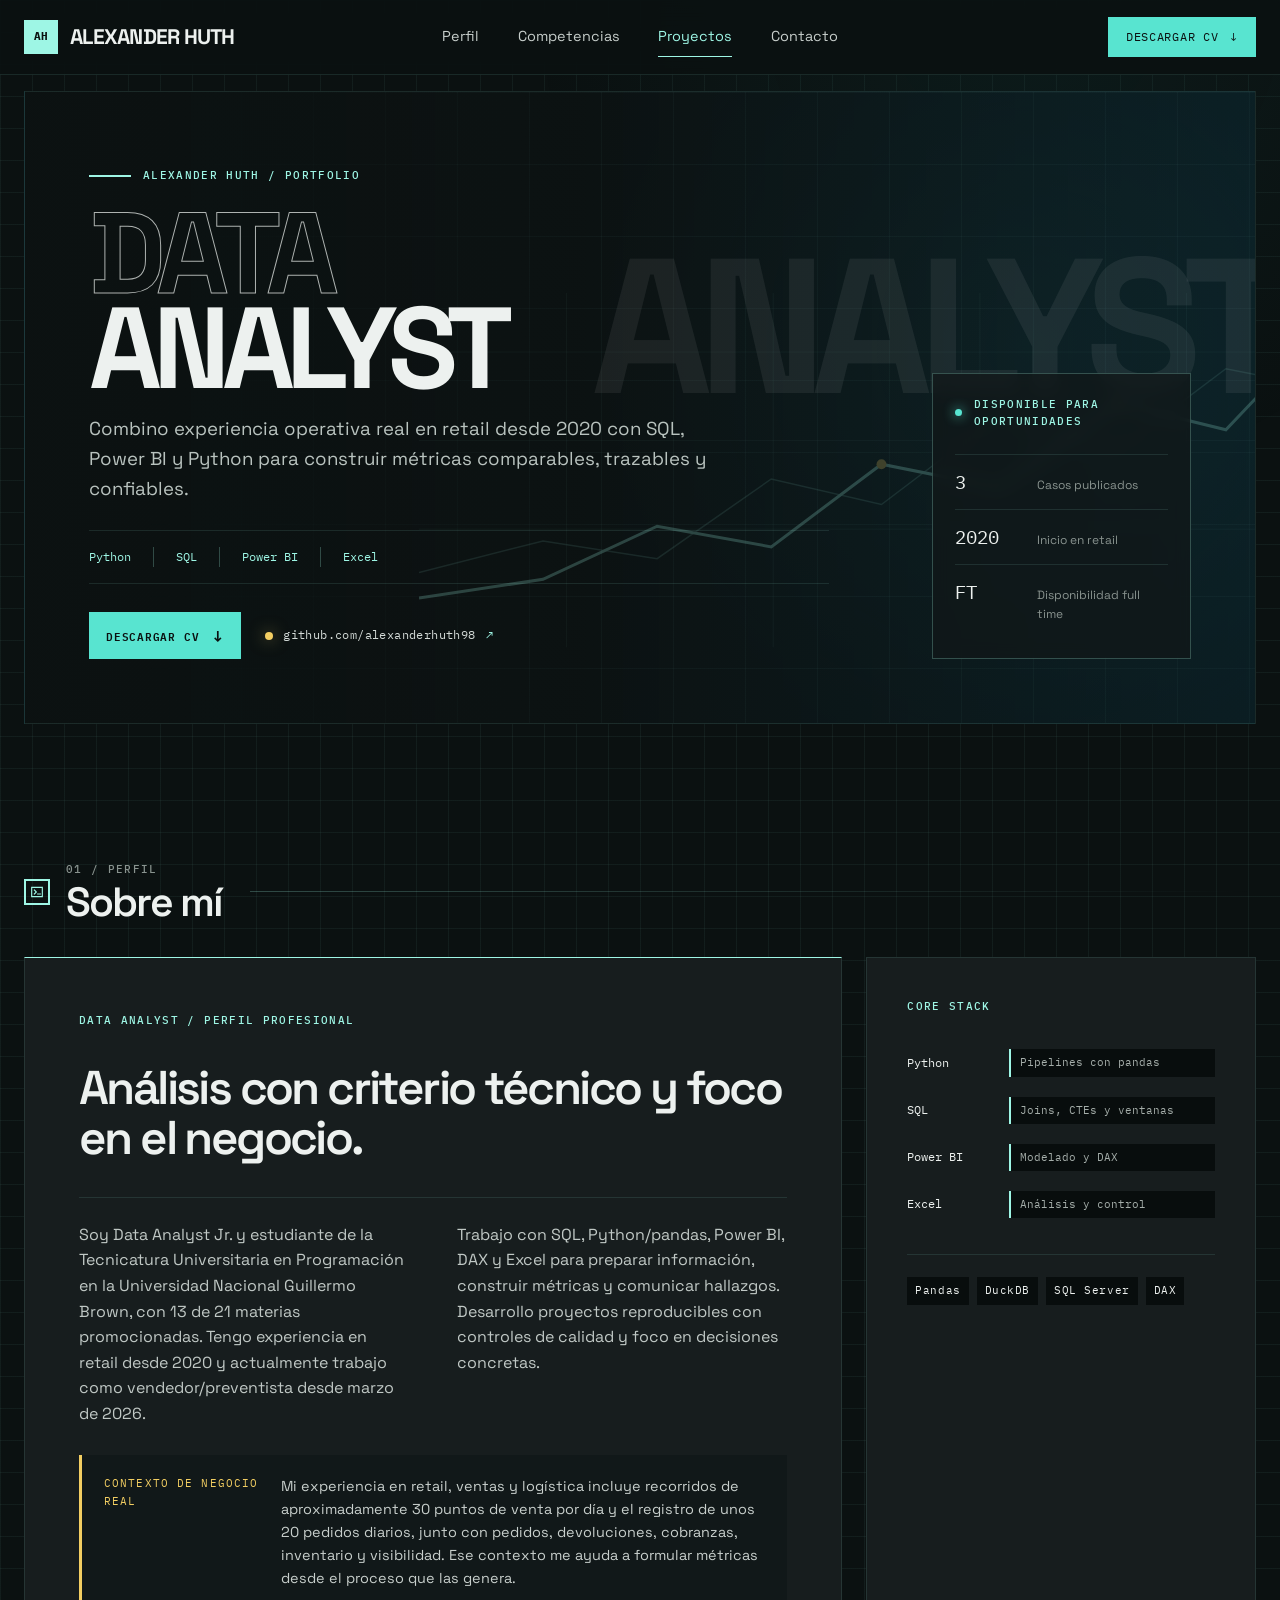
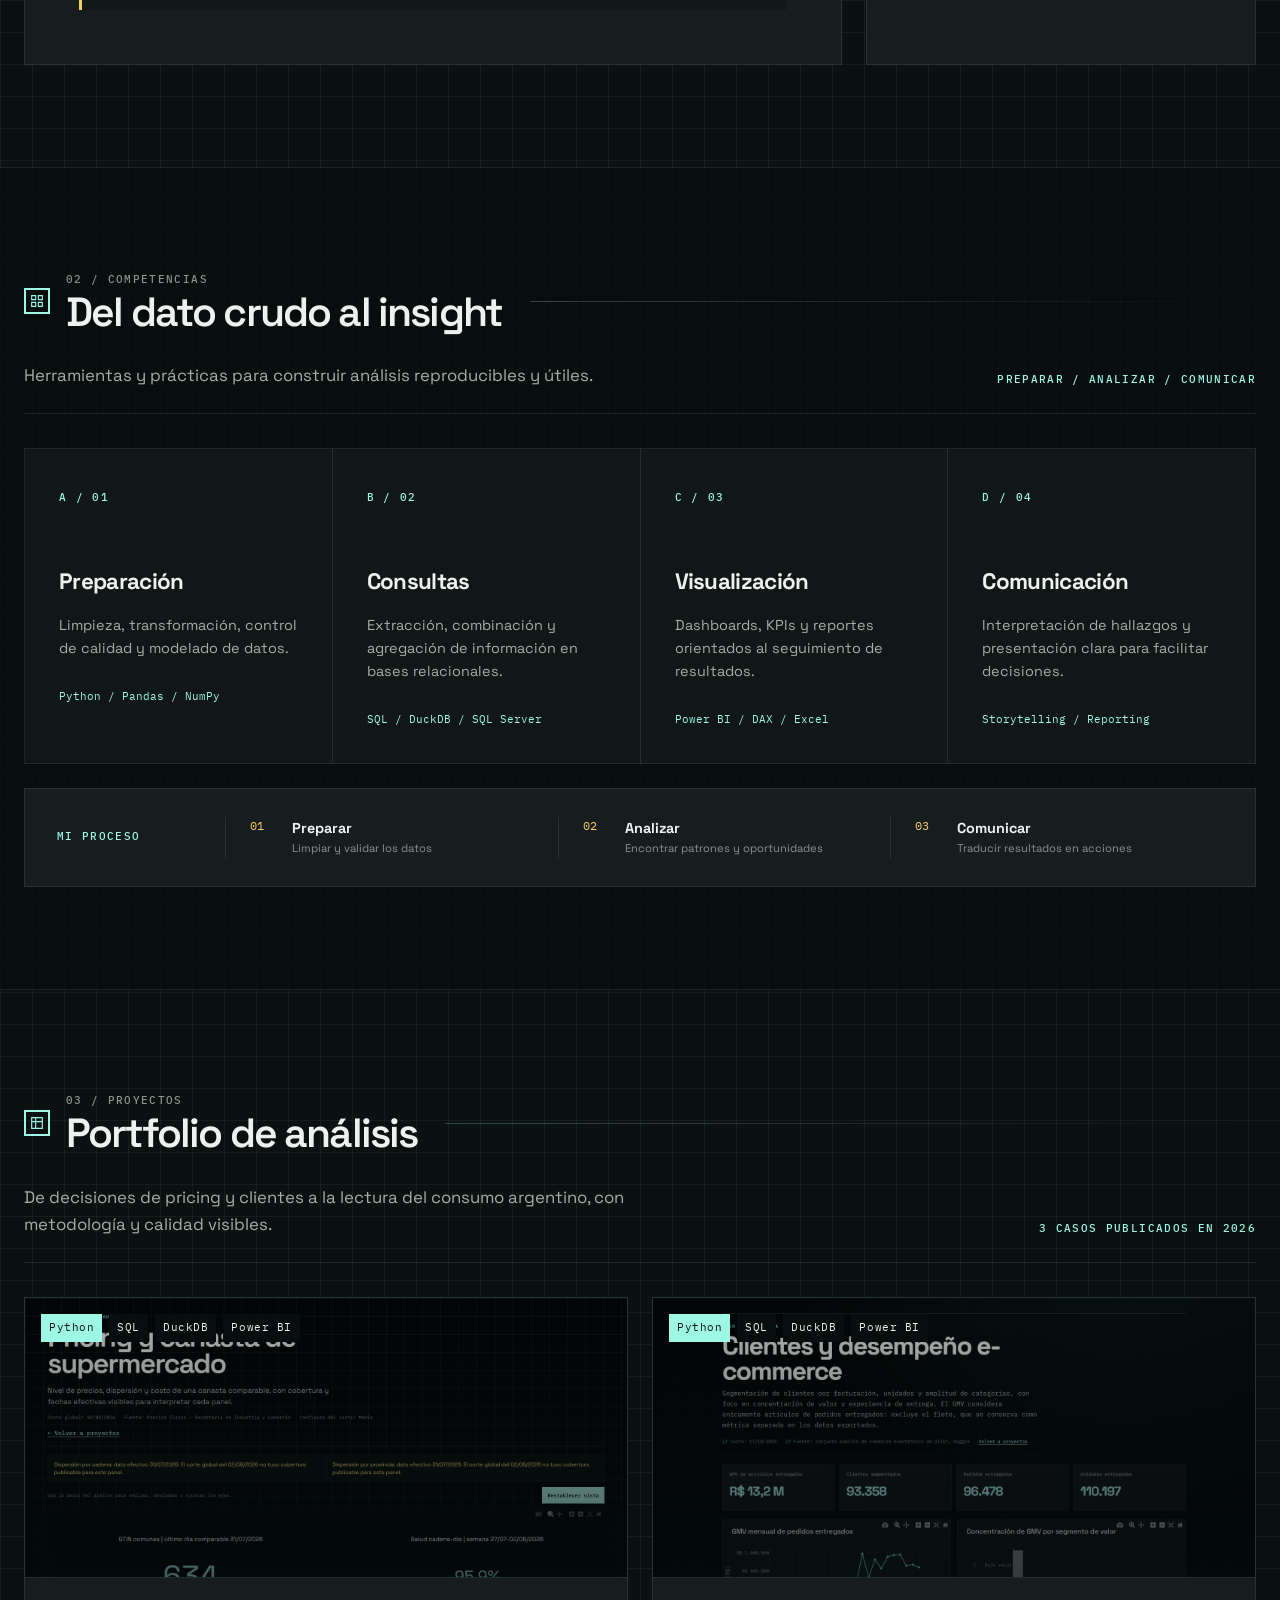
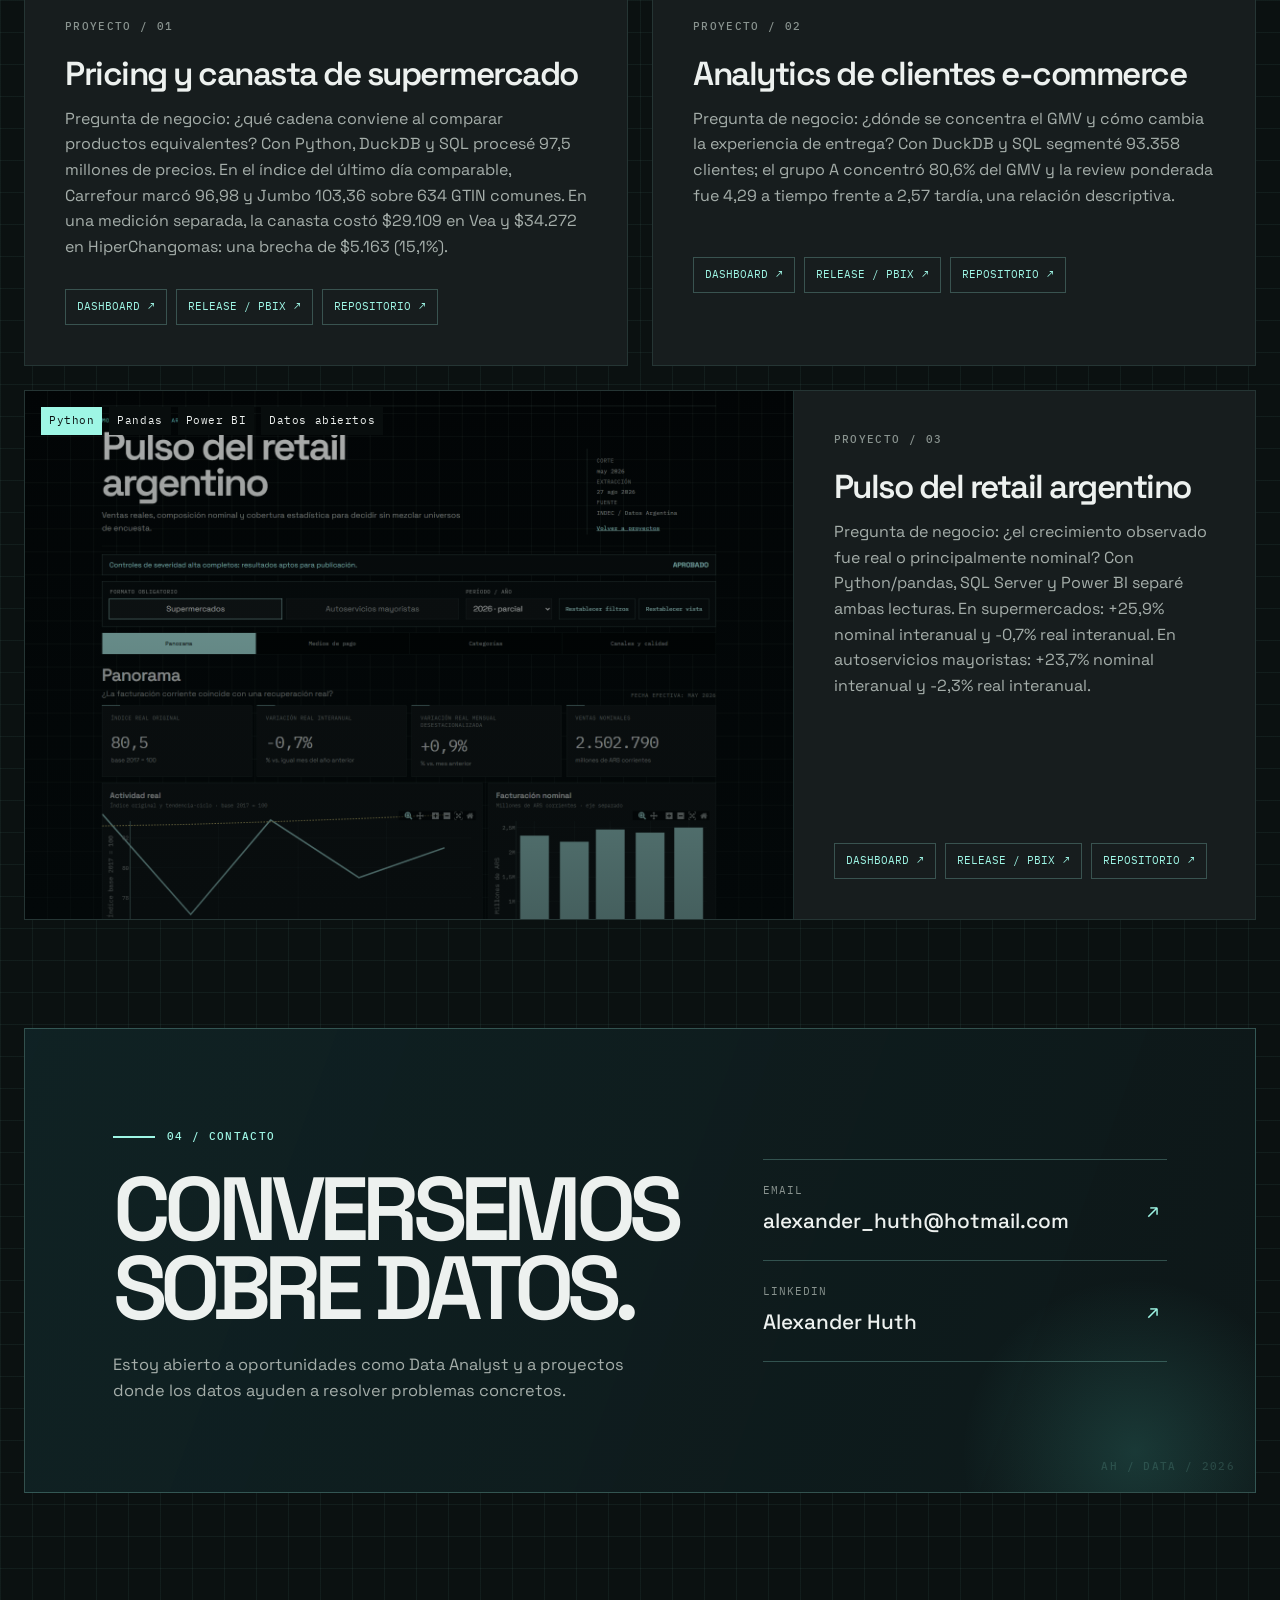
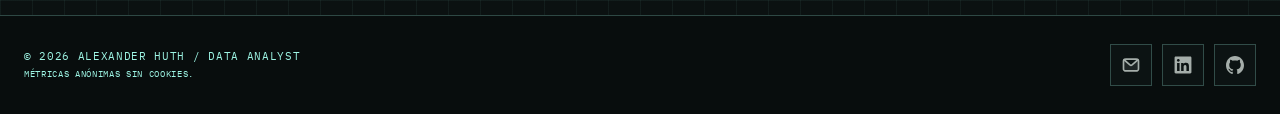
<file: index.html>
<!DOCTYPE html>
<html lang="es">

<head>
    <meta charset="utf-8">
    <meta name="viewport" content="width=device-width, initial-scale=1">
    <meta name="description"
        content="Portfolio de Alexander Huth, Data Analyst. Casos reproducibles de pricing, clientes e-commerce y retail argentino con Python, SQL y Power BI.">
    <meta name="author" content="Alexander Huth">
    <meta name="referrer" content="strict-origin-when-cross-origin">
    <meta name="theme-color" content="#0b1111">
    <meta property="og:title" content="Alexander Huth | Data Analyst">
    <meta property="og:description"
        content="Casos reproducibles de pricing, clientes e-commerce y retail argentino con Python, SQL y Power BI.">
    <meta property="og:type" content="website">
    <meta property="og:url" content="https://alexanderhuth98.github.io/">
    <meta property="og:locale" content="es_AR">
    <meta property="og:site_name" content="Portfolio de Alexander Huth">
    <meta property="og:image" content="https://alexanderhuth98.github.io/assets/social/portfolio-preview.png">
    <meta property="og:image:width" content="1280">
    <meta property="og:image:height" content="640">
    <meta property="og:image:alt" content="Alexander Huth, Data Analyst - portfolio de pricing, e-commerce y retail">
    <meta name="twitter:card" content="summary_large_image">
    <meta name="twitter:title" content="Alexander Huth | Data Analyst">
    <meta name="twitter:description"
        content="Casos reproducibles de pricing, clientes e-commerce y retail argentino.">
    <meta name="twitter:image" content="https://alexanderhuth98.github.io/assets/social/portfolio-preview.png">
    <meta name="twitter:image:alt" content="Alexander Huth, Data Analyst - portfolio de pricing, e-commerce y retail">
    <title>Alexander Huth | Data Analyst</title>
    <link rel="canonical" href="https://alexanderhuth98.github.io/">
    <link rel="icon" href="/favicon.ico" sizes="any">
    <link rel="icon" type="image/png" sizes="16x16" href="/favicon-16x16.png">
    <link rel="icon" type="image/png" sizes="32x32" href="/favicon-32x32.png">
    <link rel="icon" type="image/png" sizes="96x96" href="/favicon-96x96.png">
    <link rel="icon" type="image/png" sizes="192x192" href="/android-icon-192x192.png">
    <link rel="apple-touch-icon" sizes="57x57" href="/apple-icon-57x57.png">
    <link rel="apple-touch-icon" sizes="60x60" href="/apple-icon-60x60.png">
    <link rel="apple-touch-icon" sizes="72x72" href="/apple-icon-72x72.png">
    <link rel="apple-touch-icon" sizes="76x76" href="/apple-icon-76x76.png">
    <link rel="apple-touch-icon" sizes="114x114" href="/apple-icon-114x114.png">
    <link rel="apple-touch-icon" sizes="120x120" href="/apple-icon-120x120.png">
    <link rel="apple-touch-icon" sizes="144x144" href="/apple-icon-144x144.png">
    <link rel="apple-touch-icon" sizes="152x152" href="/apple-icon-152x152.png">
    <link rel="apple-touch-icon" sizes="180x180" href="/apple-icon-180x180.png">
    <link rel="manifest" href="/manifest.json">
    <meta name="msapplication-config" content="/browserconfig.xml">
    <meta name="msapplication-TileColor" content="#0b1111">
    <meta name="msapplication-TileImage" content="/ms-icon-144x144.png">
    <link rel="preconnect" href="https://fonts.googleapis.com">
    <link rel="preconnect" href="https://fonts.gstatic.com" crossorigin>
    <link
        href="https://fonts.googleapis.com/css2?family=IBM+Plex+Mono:wght@400;500;600&family=Space+Grotesk:wght@400;500;600;700&display=swap"
        rel="stylesheet">
    <link href="css/portfolio.css" rel="stylesheet">
    <link href="css/footer-icons.css" rel="stylesheet">
</head>

<body id="page-top">
    <a class="skip-link" href="#contenido">Saltar al contenido</a>

    <header class="site-header" id="mainNav">
        <div class="shell nav-shell">
            <a class="brand" href="#page-top">
                <span class="brand-mark" aria-hidden="true">AH</span>
                <span>Alexander Huth</span>
            </a>

            <button class="menu-toggle" type="button" aria-expanded="false" aria-controls="primary-nav"
                aria-label="Abrir menú de navegación">
                <span></span>
                <span></span>
            </button>

            <nav class="primary-nav" id="primary-nav" aria-label="Navegación principal">
                <a href="#perfil">Perfil</a>
                <a href="#competencias">Competencias</a>
                <a href="#proyectos">Proyectos</a>
                <a href="#contacto">Contacto</a>
            </nav>

            <a class="nav-cta" href="assets/cv/alexander-huth-data-analyst.pdf" download
                data-goatcounter-click="download-cv-header">Descargar CV <span
                    aria-hidden="true">&#8595;</span></a>
        </div>
    </header>

    <main id="contenido">
        <section class="hero shell" aria-labelledby="hero-title">
            <div class="hero-panel">
                <div class="hero-watermark" aria-hidden="true">ANALYST</div>
                <svg class="hero-graph" viewBox="0 0 900 360" aria-hidden="true" focusable="false">
                    <path class="graph-grid" d="M0 60H900M0 150H900M0 240H900M150 0V360M360 0V360M570 0V360M780 0V360" />
                    <path class="graph-line graph-line-muted" d="M0 284L126 252L242 270L358 189L470 215L590 124L710 160L820 77L900 93" />
                    <path class="graph-line" d="M0 310L126 291L242 237L358 258L470 174L590 198L710 112L820 139L900 55" />
                    <circle cx="470" cy="174" r="5" />
                    <circle cx="710" cy="112" r="5" />
                    <circle cx="900" cy="55" r="5" />
                </svg>

                <div class="hero-copy reveal">
                    <p class="eyebrow"><span></span> Alexander Huth / Portfolio</p>
                    <h1 id="hero-title"><span>Data</span> Analyst</h1>
                    <p class="hero-intro">Combino experiencia operativa real en retail desde 2020 con SQL, Power BI y
                        Python para construir métricas comparables, trazables y confiables.</p>
                    <ul class="hero-tools" aria-label="Herramientas principales">
                        <li>Python</li>
                        <li>SQL</li>
                        <li>Power BI</li>
                        <li>Excel</li>
                    </ul>
                    <div class="hero-actions">
                        <a class="hero-cv-cta" href="assets/cv/alexander-huth-data-analyst.pdf" download
                            data-goatcounter-click="download-cv-hero">
                            Descargar CV <span aria-hidden="true">&#8595;</span>
                        </a>
                        <a class="hero-domain" href="https://github.com/alexanderhuth98" target="_blank"
                            data-goatcounter-click="open-github-hero"
                            rel="noopener noreferrer"
                            aria-label="Abrir GitHub de Alexander Huth en una nueva pestaña">
                            <span aria-hidden="true"></span> github.com/alexanderhuth98 <b
                                aria-hidden="true">&#8599;</b>
                        </a>
                    </div>
                </div>

                <aside class="hero-status reveal" aria-label="Resumen del portfolio">
                    <p class="status-label"><span></span> Disponible para oportunidades</p>
                    <dl>
                        <div>
                            <dt>3</dt>
                            <dd>Casos publicados</dd>
                        </div>
                        <div>
                            <dt>2020</dt>
                            <dd>Inicio en retail</dd>
                        </div>
                        <div>
                            <dt>FT</dt>
                            <dd>Disponibilidad full time</dd>
                        </div>
                    </dl>
                </aside>
            </div>
        </section>

        <section class="profile-section shell" id="perfil" aria-labelledby="profile-title">
            <div class="section-title reveal">
                <span class="section-icon" aria-hidden="true">
                    <svg viewBox="0 0 24 24"><path d="M4 5h16v14H4zM8 9l3 3-3 3M13 15h4" /></svg>
                </span>
                <div>
                    <p>01 / Perfil</p>
                    <h2 id="profile-title">Sobre mí</h2>
                </div>
                <span class="title-line" aria-hidden="true"></span>
            </div>

            <div class="profile-grid">
                <article class="profile-card reveal">
                    <p class="panel-label">Data Analyst / Perfil profesional</p>
                    <h3>Análisis con criterio técnico y foco en el negocio.</h3>
                    <div class="profile-copy">
                        <p>Soy Data Analyst Jr. y estudiante de la Tecnicatura Universitaria en Programación en la
                            Universidad Nacional Guillermo Brown, con 13 de 21 materias promocionadas. Tengo experiencia
                            en retail desde 2020 y actualmente trabajo como vendedor/preventista desde marzo de 2026.</p>
                        <p>Trabajo con SQL, Python/pandas, Power BI, DAX y Excel para preparar información, construir
                            métricas y comunicar hallazgos. Desarrollo proyectos reproducibles con controles de
                            calidad y foco en decisiones concretas.</p>
                    </div>
                    <div class="operations-bridge">
                        <span>Contexto de negocio real</span>
                        <p>Mi experiencia en retail, ventas y logística incluye recorridos de aproximadamente 30 puntos
                            de venta por día y el registro de unos 20 pedidos diarios, junto con pedidos, devoluciones,
                            cobranzas, inventario y visibilidad. Ese contexto me ayuda a formular métricas desde el
                            proceso que las genera.</p>
                    </div>
                </article>

                <aside class="stack-card reveal" aria-labelledby="stack-title">
                    <p class="panel-label" id="stack-title">Core stack</p>
                    <div class="stack-list">
                        <div class="stack-item">
                            <span>Python</span>
                            <span class="stack-evidence">Pipelines con pandas</span>
                        </div>
                        <div class="stack-item">
                            <span>SQL</span>
                            <span class="stack-evidence">Joins, CTEs y ventanas</span>
                        </div>
                        <div class="stack-item">
                            <span>Power BI</span>
                            <span class="stack-evidence">Modelado y DAX</span>
                        </div>
                        <div class="stack-item">
                            <span>Excel</span>
                            <span class="stack-evidence">Análisis y control</span>
                        </div>
                    </div>
                    <div class="stack-tags">
                        <span>Pandas</span>
                        <span>DuckDB</span>
                        <span>SQL Server</span>
                        <span>DAX</span>
                    </div>
                </aside>
            </div>
        </section>

        <section class="capabilities-section" id="competencias" aria-labelledby="skills-title">
            <div class="shell">
                <div class="section-title reveal">
                    <span class="section-icon" aria-hidden="true">
                        <svg viewBox="0 0 24 24"><path d="M4 4h6v6H4zM14 4h6v6h-6zM4 14h6v6H4zM14 14h6v6h-6z" /></svg>
                    </span>
                    <div>
                        <p>02 / Competencias</p>
                        <h2 id="skills-title">Del dato crudo al insight</h2>
                    </div>
                    <span class="title-line" aria-hidden="true"></span>
                </div>

                <div class="capabilities-intro reveal">
                    <p>Herramientas y prácticas para construir análisis reproducibles y útiles.</p>
                    <span>Preparar / Analizar / Comunicar</span>
                </div>

                <div class="capability-grid">
                    <article class="capability-card reveal">
                        <span class="capability-index">A / 01</span>
                        <h3>Preparación</h3>
                        <p>Limpieza, transformación, control de calidad y modelado de datos.</p>
                        <small>Python / Pandas / NumPy</small>
                    </article>
                    <article class="capability-card reveal">
                        <span class="capability-index">B / 02</span>
                        <h3>Consultas</h3>
                        <p>Extracción, combinación y agregación de información en bases relacionales.</p>
                        <small>SQL / DuckDB / SQL Server</small>
                    </article>
                    <article class="capability-card reveal">
                        <span class="capability-index">C / 03</span>
                        <h3>Visualización</h3>
                        <p>Dashboards, KPIs y reportes orientados al seguimiento de resultados.</p>
                        <small>Power BI / DAX / Excel</small>
                    </article>
                    <article class="capability-card reveal">
                        <span class="capability-index">D / 04</span>
                        <h3>Comunicación</h3>
                        <p>Interpretación de hallazgos y presentación clara para facilitar decisiones.</p>
                        <small>Storytelling / Reporting</small>
                    </article>
                </div>

                <div class="process-strip reveal">
                    <p class="panel-label">Mi proceso</p>
                    <ol>
                        <li><span>01</span><strong>Preparar</strong><small>Limpiar y validar los datos</small></li>
                        <li><span>02</span><strong>Analizar</strong><small>Encontrar patrones y oportunidades</small></li>
                        <li><span>03</span><strong>Comunicar</strong><small>Traducir resultados en acciones</small></li>
                    </ol>
                </div>
            </div>
        </section>

        <section class="projects-section shell" id="proyectos" aria-labelledby="projects-title">
            <div class="section-title reveal">
                <span class="section-icon" aria-hidden="true">
                    <svg viewBox="0 0 24 24"><path d="M4 4h16v16H4zM4 10h16M10 4v16" /></svg>
                </span>
                <div>
                    <p>03 / Proyectos</p>
                    <h2 id="projects-title">Portfolio de análisis</h2>
                </div>
                <span class="title-line" aria-hidden="true"></span>
            </div>

            <div class="projects-intro reveal">
                <p>De decisiones de pricing y clientes a la lectura del consumo argentino, con metodología y calidad
                    visibles.</p>
                <span>3 casos publicados en 2026</span>
            </div>

            <div class="projects-grid">
                <article class="project-card reveal">
                    <figure class="project-visual">
                        <img src="assets/projects/pricing-dashboard.png"
                            alt="Dashboard del proyecto de pricing y canasta de supermercado" width="1600" height="1100"
                            loading="lazy">
                        <figcaption class="project-meta"><span>Python</span><span>SQL</span><span>DuckDB</span><span>Power BI</span></figcaption>
                    </figure>
                    <div class="project-body">
                        <span class="project-number">Proyecto / 01</span>
                        <h3>Pricing y canasta de supermercado</h3>
                        <p>Pregunta de negocio: ¿qué cadena conviene al comparar productos equivalentes? Con Python,
                            DuckDB y SQL procesé 97,5 millones de precios. En el índice del último día comparable,
                            Carrefour marcó 96,98 y Jumbo 103,36 sobre 634 GTIN comunes. En una medición separada, la
                            canasta costó $29.109 en Vea y $34.272 en HiperChangomas: una brecha de $5.163 (15,1%).</p>
                        <div class="project-links">
                            <a href="https://alexanderhuth98.github.io/pricing-canasta-supermercado/" target="_blank"
                                data-goatcounter-click="open-dashboard-pricing"
                                rel="noopener noreferrer"
                                aria-label="Abrir dashboard de pricing y canasta en una nueva pestaña">Dashboard <span
                                    aria-hidden="true">&#8599;</span></a>
                            <a href="https://github.com/alexanderhuth98/pricing-canasta-supermercado/releases/latest"
                                target="_blank" rel="noopener noreferrer"
                                aria-label="Abrir último release de pricing y canasta en una nueva pestaña">Release / PBIX
                                <span aria-hidden="true">&#8599;</span></a>
                            <a href="https://github.com/alexanderhuth98/pricing-canasta-supermercado" target="_blank"
                                rel="noopener noreferrer"
                                aria-label="Abrir repositorio de pricing y canasta en una nueva pestaña">Repositorio
                                <span aria-hidden="true">&#8599;</span></a>
                        </div>
                    </div>
                </article>

                <article class="project-card reveal">
                    <figure class="project-visual">
                        <img src="assets/projects/ecommerce-dashboard.png"
                            alt="Dashboard del proyecto de analytics de clientes e-commerce" width="1600" height="1100"
                            loading="lazy">
                        <figcaption class="project-meta"><span>Python</span><span>SQL</span><span>DuckDB</span><span>Power BI</span></figcaption>
                    </figure>
                    <div class="project-body">
                        <span class="project-number">Proyecto / 02</span>
                        <h3>Analytics de clientes e-commerce</h3>
                        <p>Pregunta de negocio: ¿dónde se concentra el GMV y cómo cambia la experiencia de entrega? Con
                            DuckDB y SQL segmenté 93.358 clientes; el grupo A concentró 80,6% del GMV y la review
                            ponderada fue 4,29 a tiempo frente a 2,57 tardía, una relación descriptiva.</p>
                        <div class="project-links">
                            <a href="https://alexanderhuth98.github.io/analytics-clientes-ecommerce/" target="_blank"
                                data-goatcounter-click="open-dashboard-ecommerce"
                                rel="noopener noreferrer"
                                aria-label="Abrir dashboard de clientes e-commerce en una nueva pestaña">Dashboard
                                <span aria-hidden="true">&#8599;</span></a>
                            <a href="https://github.com/alexanderhuth98/analytics-clientes-ecommerce/releases/latest"
                                target="_blank" rel="noopener noreferrer"
                                aria-label="Abrir último release de clientes e-commerce en una nueva pestaña">Release / PBIX
                                <span aria-hidden="true">&#8599;</span></a>
                            <a href="https://github.com/alexanderhuth98/analytics-clientes-ecommerce" target="_blank"
                                rel="noopener noreferrer"
                                aria-label="Abrir repositorio de clientes e-commerce en una nueva pestaña">Repositorio
                                <span aria-hidden="true">&#8599;</span></a>
                        </div>
                    </div>
                </article>

                <article class="project-card project-card-wide reveal">
                    <figure class="project-visual">
                        <img src="assets/projects/retail-analysis.png"
                            alt="Dashboard HTML del proyecto Pulso del retail argentino" width="1600" height="1100"
                            loading="lazy">
                        <figcaption class="project-meta"><span>Python</span><span>Pandas</span><span>Power BI</span><span>Datos abiertos</span></figcaption>
                    </figure>
                    <div class="project-body">
                        <span class="project-number">Proyecto / 03</span>
                        <h3>Pulso del retail argentino</h3>
                        <p>Pregunta de negocio: ¿el crecimiento observado fue real o principalmente nominal? Con
                            Python/pandas, SQL Server y Power BI separé ambas lecturas. En supermercados: +25,9%
                            nominal interanual y -0,7% real interanual. En autoservicios mayoristas: +23,7% nominal
                            interanual y -2,3% real interanual.</p>
                        <div class="project-links">
                            <a href="https://alexanderhuth98.github.io/argentina-retail-sales/" target="_blank"
                                data-goatcounter-click="open-dashboard-retail"
                                rel="noopener noreferrer"
                                aria-label="Abrir dashboard de retail argentino en una nueva pestaña">Dashboard <span
                                    aria-hidden="true">&#8599;</span></a>
                            <a href="https://github.com/alexanderhuth98/argentina-retail-sales/releases/latest"
                                target="_blank" rel="noopener noreferrer"
                                aria-label="Abrir último release de retail argentino en una nueva pestaña">Release / PBIX
                                <span aria-hidden="true">&#8599;</span></a>
                            <a href="https://github.com/alexanderhuth98/argentina-retail-sales" target="_blank"
                                rel="noopener noreferrer"
                                aria-label="Abrir repositorio de retail argentino en una nueva pestaña">Repositorio
                                <span aria-hidden="true">&#8599;</span></a>
                        </div>
                    </div>
                </article>
            </div>
        </section>

        <section class="contact-section shell" id="contacto" aria-labelledby="contact-title">
            <div class="contact-panel reveal">
                <div class="contact-copy">
                    <p class="eyebrow"><span></span> 04 / Contacto</p>
                    <h2 id="contact-title">Conversemos<br>sobre datos.</h2>
                    <p>Estoy abierto a oportunidades como Data Analyst y a proyectos donde los datos ayuden a resolver
                        problemas concretos.</p>
                </div>
                <div class="contact-actions">
                    <a class="contact-link contact-link-primary" href="mailto:alexander_huth@hotmail.com"
                        data-goatcounter-click="contact-email">
                        <small>Email</small>
                        <strong>alexander_huth@hotmail.com</strong>
                        <span aria-hidden="true">&#8599;</span>
                    </a>
                    <a class="contact-link" href="https://www.linkedin.com/in/alexander-huth-simoni/" target="_blank"
                        data-goatcounter-click="contact-linkedin"
                        rel="noopener noreferrer"
                        aria-label="Abrir LinkedIn de Alexander Huth en una nueva pestaña">
                        <small>LinkedIn</small>
                        <strong>Alexander Huth</strong>
                        <span aria-hidden="true">&#8599;</span>
                    </a>
                </div>
                <span class="contact-code" aria-hidden="true">AH / DATA / 2026</span>
            </div>
        </section>
    </main>

    <footer class="site-footer">
        <div class="shell footer-shell">
            <p>&copy; <span id="current-year">2026</span> Alexander Huth / Data Analyst<br><small>Métricas anónimas sin cookies.</small></p>
            <nav class="footer-social-nav" aria-label="Enlaces sociales">
                <a class="footer-social-link" href="mailto:alexander_huth@hotmail.com"
                    aria-label="Enviar un email a Alexander Huth" title="Email">
                    <svg class="footer-icon footer-icon-mail" width="20" height="20" viewBox="0 0 24 24"
                        fill="none" aria-hidden="true" focusable="false">
                        <path opacity="0.12"
                            d="M3.09097 6.4173C3 6.76072 3 7.21507 3 7.99997V16C3 16.9319 3 17.3978 3.15224 17.7653C3.35523 18.2554 3.74458 18.6447 4.23463 18.8477C4.60218 19 5.06812 19 6 19H18C18.9319 19 19.3978 19 19.7654 18.8477C20.2554 18.6447 20.6448 18.2554 20.8478 17.7653C21 17.3978 21 16.9319 21 16V7.99997C21 7.21506 21 6.76072 20.909 6.4173C20.852 6.5418 20.7683 6.65652 20.6585 6.75255L13.9755 12.6002C12.8444 13.5899 11.1556 13.5899 10.0245 12.6002L3.3415 6.75255C3.23175 6.65652 3.14804 6.5418 3.09097 6.4173Z"
                            fill="currentColor" />
                        <path
                            d="M3 8C3 7.06812 3 6.60218 3.15224 6.23463C3.35523 5.74458 3.74458 5.35523 4.23463 5.15224C4.60218 5 5.06812 5 6 5H18C18.9319 5 19.3978 5 19.7654 5.15224C20.2554 5.35523 20.6448 5.74458 20.8478 6.23463C21 6.60218 21 7.06812 21 8V16C21 16.9319 21 17.3978 20.8478 17.7654C20.6448 18.2554 20.2554 18.6448 19.7654 18.8478C19.3978 19 18.9319 19 18 19H6C5.06812 19 4.60218 19 4.23463 18.8478C3.74458 18.6448 3.35523 18.2554 3.15224 17.7654C3 17.3978 3 16.9319 3 16V8Z"
                            stroke="currentColor" stroke-width="2" stroke-linejoin="round" />
                        <path d="M4 6L10.683 11.8476C11.437 12.5074 12.563 12.5074 13.317 11.8476L20 6"
                            stroke="currentColor" stroke-width="2" stroke-linecap="round"
                            stroke-linejoin="round" />
                    </svg>
                </a>
                <a class="footer-social-link" href="https://www.linkedin.com/in/alexander-huth-simoni/"
                    target="_blank" rel="noopener noreferrer"
                    aria-label="LinkedIn de Alexander Huth, abre en una nueva pestaña" title="LinkedIn">
                    <svg class="footer-icon" width="18" height="18" viewBox="0 0 32 32" fill="currentColor"
                        aria-hidden="true" focusable="false">
                        <path
                            d="M28.778 1.004h-25.56c-0.008-0-0.017-0-0.027-0-1.199 0-2.172 0.964-2.186 2.159v25.672c0.014 1.196 0.987 2.161 2.186 2.161 0.010 0 0.019-0 0.029-0h25.555c0.008 0 0.018 0 0.028 0 1.2 0 2.175-0.963 2.194-2.159l0-0.002v-25.67c-0.019-1.197-0.994-2.161-2.195-2.161-0.010 0-0.019 0-0.029 0h0.001zM9.9 26.562h-4.454v-14.311h4.454zM7.674 10.293c-1.425 0-2.579-1.155-2.579-2.579s1.155-2.579 2.579-2.579c1.424 0 2.579 1.154 2.579 2.578v0c0 0.001 0 0.002 0 0.004 0 1.423-1.154 2.577-2.577 2.577-0.001 0-0.002 0-0.003 0h0zM26.556 26.562h-4.441v-6.959c0-1.66-0.034-3.795-2.314-3.795-2.316 0-2.669 1.806-2.669 3.673v7.082h-4.441v-14.311h4.266v1.951h0.058c0.828-1.395 2.326-2.315 4.039-2.315 0.061 0 0.121 0.001 0.181 0.003l-0.009-0c4.5 0 5.332 2.962 5.332 6.817v7.855z" />
                    </svg>
                </a>
                <a class="footer-social-link" href="https://github.com/alexanderhuth98" target="_blank"
                    rel="noopener noreferrer" aria-label="GitHub de Alexander Huth, abre en una nueva pestaña"
                    title="GitHub">
                    <svg class="footer-icon" width="18" height="18" viewBox="0 0 20 20" aria-hidden="true"
                        focusable="false">
                        <path fill="currentColor" fill-rule="evenodd" transform="translate(-84 -7399)"
                            d="M94 7399C99.523 7399 104 7403.59 104 7409.253C104 7413.782 101.138 7417.624 97.167 7418.981C96.66 7419.082 96.48 7418.762 96.48 7418.489C96.48 7418.151 96.492 7417.047 96.492 7415.675C96.492 7414.719 96.172 7414.095 95.813 7413.777C98.04 7413.523 100.38 7412.656 100.38 7408.718C100.38 7407.598 99.992 7406.684 99.35 7405.966C99.454 7405.707 99.797 7404.664 99.252 7403.252C99.252 7403.252 98.414 7402.977 96.505 7404.303C95.706 7404.076 94.85 7403.962 94 7403.958C93.15 7403.962 92.295 7404.076 91.497 7404.303C89.586 7402.977 88.746 7403.252 88.746 7403.252C88.203 7404.664 88.546 7405.707 88.649 7405.966C88.01 7406.684 87.619 7407.598 87.619 7408.718C87.619 7412.646 89.954 7413.526 92.175 7413.785C91.889 7414.041 91.63 7414.493 91.54 7415.156C90.97 7415.418 89.522 7415.871 88.63 7414.304C88.63 7414.304 88.101 7413.319 87.097 7413.247C87.097 7413.247 86.122 7413.234 87.029 7413.87C87.029 7413.87 87.684 7414.185 88.139 7415.37C88.139 7415.37 88.726 7417.2 91.508 7416.58C91.513 7417.437 91.522 7418.245 91.522 7418.489C91.522 7418.76 91.338 7419.077 90.839 7418.982C86.865 7417.627 84 7413.783 84 7409.253C84 7403.59 88.478 7399 94 7399Z" />
                    </svg>
                </a>
            </nav>
        </div>
    </footer>

    <script src="js/scripts.js"></script>
    <script data-goatcounter="https://alexanderhuth98.goatcounter.com/count"
        async src="https://gc.zgo.at/count.js"></script>
</body>

</html>
</file>
<file: css/portfolio.css>
:root {
    --bg: #0b1111;
    --bg-deep: #080d0d;
    --surface: #171d1e;
    --surface-raised: #1b2223;
    --surface-soft: #111819;
    --text: #edf1ef;
    --muted: #a5aeaa;
    --dim: #89938f;
    --mint: #9ef6e5;
    --mint-bright: #58e4d0;
    --amber: #f3ce62;
    --line: rgba(158, 246, 229, 0.11);
    --line-strong: rgba(158, 246, 229, 0.25);
    --grid: rgba(158, 246, 229, 0.055);
    --sans: "Space Grotesk", Arial, sans-serif;
    --mono: "IBM Plex Mono", Consolas, monospace;
    --header-height: 74px;
    --shell: 1320px;
}

*,
*::before,
*::after {
    box-sizing: border-box;
}

html {
    scroll-behavior: smooth;
    scroll-padding-top: calc(var(--header-height) + 24px);
}

body {
    margin: 0;
    color: var(--text);
    background-color: var(--bg);
    background-image:
        linear-gradient(var(--grid) 1px, transparent 1px),
        linear-gradient(90deg, var(--grid) 1px, transparent 1px);
    background-size: 32px 32px;
    font-family: var(--sans);
    font-size: 16px;
    line-height: 1.6;
    -webkit-font-smoothing: antialiased;
    text-rendering: optimizeLegibility;
}

body::before {
    position: fixed;
    z-index: -1;
    inset: 0;
    background: radial-gradient(circle at 80% 0%, rgba(23, 94, 91, 0.13), transparent 36%);
    content: "";
    pointer-events: none;
}

body.menu-open {
    overflow: hidden;
}

::selection {
    color: var(--bg);
    background: var(--mint);
}

a {
    color: inherit;
}

img,
svg {
    display: block;
    max-width: 100%;
}

button,
a {
    -webkit-tap-highlight-color: transparent;
}

button {
    font: inherit;
}

:focus-visible {
    outline: 2px solid var(--amber);
    outline-offset: 4px;
}

.skip-link {
    position: fixed;
    z-index: 1000;
    top: 12px;
    left: 12px;
    padding: 10px 14px;
    color: var(--bg);
    background: var(--mint);
    font-family: var(--mono);
    font-size: 0.75rem;
    transform: translateY(-150%);
}

.skip-link:focus {
    transform: translateY(0);
}

.shell {
    width: min(calc(100% - 48px), var(--shell));
    margin-inline: auto;
}

.site-header {
    position: sticky;
    z-index: 100;
    top: 0;
    min-height: var(--header-height);
    background: rgba(11, 17, 17, 0.9);
    border-bottom: 1px solid var(--line);
    backdrop-filter: blur(16px);
    transition: background-color 180ms ease, box-shadow 180ms ease;
}

.site-header.is-scrolled {
    background: rgba(8, 13, 13, 0.97);
    box-shadow: 0 12px 40px rgba(0, 0, 0, 0.22);
}

.nav-shell {
    display: grid;
    min-height: var(--header-height);
    grid-template-columns: 1fr auto 1fr;
    gap: 28px;
    align-items: center;
}

.brand {
    display: inline-flex;
    width: max-content;
    gap: 12px;
    align-items: center;
    font-size: clamp(1rem, 2vw, 1.32rem);
    font-weight: 700;
    letter-spacing: -0.035em;
    text-decoration: none;
    text-transform: uppercase;
}

.brand-mark {
    display: grid;
    width: 34px;
    height: 34px;
    place-items: center;
    color: var(--bg);
    background: var(--mint);
    font-family: var(--mono);
    font-size: 0.7rem;
    letter-spacing: -0.04em;
}

.primary-nav {
    display: flex;
    gap: clamp(20px, 3vw, 42px);
    align-items: center;
}

.primary-nav a,
.nav-cta {
    position: relative;
    font-size: 0.9rem;
    text-decoration: none;
}

.primary-nav a {
    color: #c7cecb;
}

.primary-nav a::after {
    position: absolute;
    right: 0;
    bottom: -8px;
    left: 0;
    height: 1px;
    background: var(--mint);
    content: "";
    transform: scaleX(0);
    transform-origin: left;
    transition: transform 180ms ease;
}

.primary-nav a:hover,
.primary-nav a.active {
    color: var(--mint);
}

.primary-nav a:hover::after,
.primary-nav a.active::after {
    transform: scaleX(1);
}

.nav-cta {
    display: inline-flex;
    min-height: 40px;
    padding: 8px 17px;
    justify-self: end;
    gap: 12px;
    align-items: center;
    justify-content: center;
    color: var(--bg);
    background: var(--mint-bright);
    border: 1px solid var(--mint-bright);
    font-family: var(--mono);
    font-size: 0.72rem;
    letter-spacing: 0.06em;
    text-transform: uppercase;
    transition: color 180ms ease, background-color 180ms ease;
}

.nav-cta:hover {
    color: var(--mint);
    background: transparent;
}

.menu-toggle {
    display: none;
}

.hero {
    padding-block: 16px 34px;
}

.hero-panel {
    position: relative;
    display: grid;
    min-height: min(620px, calc(100vh - var(--header-height) - 32px));
    padding: clamp(36px, 5vw, 72px);
    overflow: hidden;
    grid-template-columns: minmax(0, 1fr) minmax(230px, 0.35fr);
    gap: clamp(40px, 8vw, 110px);
    align-items: end;
    background:
        linear-gradient(90deg, rgba(11, 17, 17, 0.97) 0%, rgba(11, 17, 17, 0.87) 45%, rgba(8, 31, 38, 0.72) 100%),
        radial-gradient(circle at 82% 40%, rgba(57, 159, 163, 0.23), transparent 40%),
        var(--surface-soft);
    border: 1px solid var(--line);
    isolation: isolate;
}

.hero-panel::after {
    position: absolute;
    z-index: -1;
    inset: 0;
    background-image:
        linear-gradient(rgba(158, 246, 229, 0.035) 1px, transparent 1px),
        linear-gradient(90deg, rgba(158, 246, 229, 0.035) 1px, transparent 1px);
    background-size: 72px 72px;
    content: "";
    mask-image: linear-gradient(90deg, transparent 8%, #000 48%, #000);
}

.hero-watermark {
    position: absolute;
    z-index: -1;
    top: 22%;
    right: -2%;
    color: rgba(237, 241, 239, 0.07);
    font-size: clamp(7rem, 15vw, 15rem);
    font-weight: 700;
    letter-spacing: -0.08em;
    line-height: 1;
    user-select: none;
}

.hero-graph {
    position: absolute;
    z-index: -1;
    right: -4%;
    bottom: 12%;
    width: 72%;
    color: var(--mint);
    opacity: 0.22;
}

.hero-graph .graph-grid {
    fill: none;
    stroke: currentColor;
    stroke-width: 1;
    opacity: 0.18;
}

.hero-graph .graph-line {
    fill: none;
    stroke: currentColor;
    stroke-width: 3;
    vector-effect: non-scaling-stroke;
}

.hero-graph .graph-line-muted {
    stroke-width: 1.5;
    opacity: 0.45;
}

.hero-graph circle {
    fill: var(--amber);
}

.hero-copy {
    position: relative;
    z-index: 1;
    max-width: 750px;
}

.eyebrow,
.panel-label,
.section-title p,
.capability-index,
.project-number,
.status-label,
.projects-intro span,
.capabilities-intro span,
.contact-code {
    font-family: var(--mono);
    font-size: 0.7rem;
    font-weight: 500;
    letter-spacing: 0.12em;
    text-transform: uppercase;
}

.eyebrow,
.status-label {
    display: flex;
    gap: 12px;
    align-items: center;
    color: var(--mint);
}

.eyebrow > span {
    width: 42px;
    height: 2px;
    background: currentColor;
}

.hero h1 {
    margin: 22px 0 18px;
    font-size: clamp(4rem, 9vw, 8.2rem);
    font-weight: 700;
    letter-spacing: -0.075em;
    line-height: 0.82;
    text-transform: uppercase;
}

.hero h1 span {
    display: block;
    color: transparent;
    -webkit-text-stroke: 1px rgba(237, 241, 239, 0.72);
}

.hero-intro {
    max-width: 620px;
    margin: 0 0 26px;
    color: #b9c3bf;
    font-size: clamp(1rem, 1.5vw, 1.17rem);
}

.hero-tools {
    display: flex;
    margin: 0;
    padding: 16px 0;
    list-style: none;
    border-top: 1px solid var(--line);
    border-bottom: 1px solid var(--line);
}

.hero-tools li {
    padding-inline: clamp(10px, 2vw, 22px);
    color: var(--mint);
    border-right: 1px solid var(--line-strong);
    font-family: var(--mono);
    font-size: 0.78rem;
}

.hero-tools li:first-child {
    padding-left: 0;
}

.hero-tools li:last-child {
    border-right: 0;
}

.hero-domain {
    display: inline-flex;
    gap: 10px;
    align-items: center;
    color: #d4dbd8;
    font-family: var(--mono);
    font-size: 0.72rem;
    letter-spacing: 0.035em;
    text-decoration: none;
}

.hero-actions {
    display: flex;
    margin-top: 28px;
    flex-wrap: wrap;
    gap: 18px 24px;
    align-items: center;
}

.hero-cv-cta {
    display: inline-flex;
    min-height: 44px;
    padding: 10px 16px;
    gap: 14px;
    align-items: center;
    color: var(--bg);
    background: var(--mint-bright);
    border: 1px solid var(--mint-bright);
    font-family: var(--mono);
    font-size: 0.7rem;
    font-weight: 600;
    letter-spacing: 0.07em;
    text-decoration: none;
    text-transform: uppercase;
    transition: color 180ms ease, background-color 180ms ease;
}

.hero-cv-cta:hover {
    color: var(--mint);
    background: transparent;
}

.hero-cv-cta span {
    font-size: 1rem;
}

.hero-domain > span {
    width: 8px;
    height: 8px;
    background: var(--amber);
    border-radius: 50%;
    box-shadow: 0 0 16px rgba(243, 206, 98, 0.55);
}

.hero-domain b {
    color: var(--mint);
    font-weight: 400;
    transition: transform 180ms ease;
}

.hero-domain:hover b {
    transform: translate(3px, -3px);
}

.hero-status {
    position: relative;
    z-index: 1;
    align-self: end;
    padding: 22px;
    background: rgba(17, 24, 25, 0.78);
    border: 1px solid var(--line-strong);
    backdrop-filter: blur(8px);
}

.status-label {
    margin: 0 0 24px;
    color: var(--mint);
    font-size: 0.7rem;
    line-height: 1.5;
}

.status-label span {
    width: 7px;
    height: 7px;
    flex: 0 0 auto;
    background: var(--mint-bright);
    border-radius: 50%;
    box-shadow: 0 0 12px var(--mint-bright);
}

.hero-status dl {
    margin: 0;
}

.hero-status dl > div {
    display: grid;
    padding: 12px 0;
    grid-template-columns: 68px 1fr;
    gap: 14px;
    align-items: baseline;
    border-top: 1px solid var(--line);
}

.hero-status dt {
    color: var(--text);
    font-family: var(--mono);
    font-size: 1.18rem;
}

.hero-status dd {
    margin: 0;
    color: var(--dim);
    font-size: 0.75rem;
}

.profile-section,
.projects-section,
.contact-section {
    padding-block: clamp(54px, 8vw, 108px);
}

.section-title {
    display: flex;
    margin-bottom: 34px;
    gap: 16px;
    align-items: center;
}

.section-icon {
    display: grid;
    width: 26px;
    height: 26px;
    flex: 0 0 auto;
    place-items: center;
    color: var(--mint);
    border: 2px solid currentColor;
}

.section-icon svg {
    width: 16px;
    height: 16px;
    fill: none;
    stroke: currentColor;
    stroke-linecap: square;
    stroke-width: 1.7;
}

.section-title p {
    margin: 0 0 3px;
    color: var(--dim);
    font-size: 0.7rem;
}

.section-title h2 {
    margin: 0;
    font-size: clamp(1.7rem, 4vw, 2.55rem);
    font-weight: 600;
    letter-spacing: -0.045em;
    line-height: 1;
}

.title-line {
    height: 1px;
    flex: 1;
    margin-left: 12px;
    background: linear-gradient(90deg, var(--line-strong), transparent);
}

.profile-grid {
    display: grid;
    grid-template-columns: minmax(0, 2.1fr) minmax(300px, 1fr);
    gap: 24px;
}

.profile-card,
.stack-card,
.process-strip {
    background: var(--surface);
    border: 1px solid var(--line);
}

.profile-card {
    padding: clamp(28px, 5vw, 54px);
    border-top-color: var(--mint);
}

.panel-label {
    margin: 0;
    color: var(--mint);
}

.profile-card h3 {
    max-width: 720px;
    margin: 34px 0;
    font-size: clamp(1.75rem, 3.7vw, 3.7rem);
    font-weight: 600;
    letter-spacing: -0.055em;
    line-height: 1.05;
}

.profile-copy {
    display: grid;
    padding-top: 24px;
    grid-template-columns: repeat(2, 1fr);
    gap: clamp(20px, 4vw, 48px);
    color: #c0c8c5;
    border-top: 1px solid var(--line);
}

.profile-copy p {
    margin: 0;
}

.operations-bridge {
    display: grid;
    margin-top: 28px;
    padding: 20px 22px;
    grid-template-columns: minmax(150px, 0.32fr) 1fr;
    gap: 22px;
    align-items: start;
    background: var(--surface-soft);
    border-left: 3px solid var(--amber);
}

.operations-bridge span {
    color: var(--amber);
    font-family: var(--mono);
    font-size: 0.7rem;
    letter-spacing: 0.1em;
    text-transform: uppercase;
}

.operations-bridge p {
    margin: 0;
    color: #c8cfcc;
    font-size: 0.9rem;
}

.stack-card {
    padding: clamp(28px, 4vw, 40px);
}

.stack-list {
    display: grid;
    margin-top: 34px;
    gap: 20px;
}

.stack-item {
    display: grid;
    grid-template-columns: 82px minmax(0, 1fr);
    gap: 20px;
    align-items: center;
    font-family: var(--mono);
    font-size: 0.78rem;
}

.stack-evidence {
    display: block;
    padding: 6px 9px;
    color: var(--muted);
    background: var(--bg-deep);
    border-left: 2px solid var(--mint);
    font-size: 0.7rem;
    line-height: 1.35;
}

.stack-tags {
    display: flex;
    margin-top: 36px;
    padding-top: 22px;
    flex-wrap: wrap;
    gap: 8px;
    border-top: 1px solid var(--line);
}

.stack-tags span,
.project-meta span {
    padding: 5px 8px;
    color: var(--text);
    background: var(--bg-deep);
    font-family: var(--mono);
    font-size: 0.7rem;
    letter-spacing: 0.05em;
}

.capabilities-section {
    padding-block: clamp(54px, 8vw, 108px);
    background: rgba(8, 13, 13, 0.72);
    border-block: 1px solid var(--line);
}

.capabilities-intro,
.projects-intro {
    display: flex;
    margin: -4px 0 34px;
    padding-bottom: 24px;
    gap: 24px;
    align-items: end;
    justify-content: space-between;
    border-bottom: 1px solid var(--line);
}

.capabilities-intro p,
.projects-intro p {
    max-width: 650px;
    margin: 0;
    color: var(--muted);
    font-size: 1.05rem;
}

.capabilities-intro span,
.projects-intro span {
    flex: 0 0 auto;
    color: var(--mint);
}

.capability-grid {
    display: grid;
    grid-template-columns: repeat(4, 1fr);
    border-top: 1px solid var(--line);
    border-left: 1px solid var(--line);
}

.capability-card {
    min-height: 300px;
    padding: clamp(22px, 3vw, 34px);
    background: rgba(23, 29, 30, 0.65);
    border-right: 1px solid var(--line);
    border-bottom: 1px solid var(--line);
    transition: background-color 180ms ease, transform 180ms ease;
}

.capability-card:hover {
    z-index: 1;
    background: var(--surface-raised);
    transform: translateY(-4px);
}

.capability-index {
    color: var(--mint);
}

.capability-card h3 {
    margin: 55px 0 14px;
    font-size: 1.4rem;
    letter-spacing: -0.03em;
}

.capability-card p {
    margin: 0 0 28px;
    color: var(--muted);
    font-size: 0.9rem;
}

.capability-card small {
    display: block;
    margin-top: auto;
    color: var(--mint);
    font-family: var(--mono);
    font-size: 0.7rem;
}

.process-strip {
    display: grid;
    margin-top: 24px;
    padding: 28px 32px;
    grid-template-columns: 140px 1fr;
    gap: 28px;
    align-items: center;
}

.process-strip ol {
    display: grid;
    margin: 0;
    padding: 0;
    grid-template-columns: repeat(3, 1fr);
    list-style: none;
}

.process-strip li {
    display: grid;
    padding-inline: 24px;
    grid-template-columns: 30px 1fr;
    column-gap: 12px;
    border-left: 1px solid var(--line);
}

.process-strip li > span {
    grid-row: 1 / 3;
    color: var(--amber);
    font-family: var(--mono);
    font-size: 0.72rem;
}

.process-strip strong {
    font-size: 0.9rem;
}

.process-strip small {
    color: var(--dim);
    font-size: 0.7rem;
}

.projects-section {
    padding-bottom: 36px;
}

.projects-grid {
    display: grid;
    grid-template-columns: repeat(2, minmax(0, 1fr));
    gap: 24px;
}

.project-card {
    display: flex;
    min-width: 0;
    flex-direction: column;
    overflow: hidden;
    background: var(--surface);
    border: 1px solid var(--line);
    transition: border-color 180ms ease, transform 180ms ease;
}

.project-card:hover {
    border-color: var(--line-strong);
    transform: translateY(-5px);
}

.project-visual {
    position: relative;
    height: 280px;
    margin: 0;
    overflow: hidden;
    background: #0d1718;
    border-bottom: 1px solid var(--line);
}

.project-visual::after {
    position: absolute;
    inset: 0;
    background: linear-gradient(180deg, rgba(4, 11, 12, 0.02), rgba(4, 11, 12, 0.5));
    content: "";
    pointer-events: none;
}

.project-visual img {
    width: 100%;
    height: 100%;
    object-fit: cover;
    object-position: top center;
    filter: saturate(0.68) brightness(0.74) contrast(1.06) hue-rotate(7deg);
    transition: filter 280ms ease, transform 450ms ease;
}

.project-card:hover .project-visual img {
    filter: saturate(0.9) brightness(0.84) contrast(1.04);
    transform: scale(1.025);
}

.project-meta {
    position: absolute;
    z-index: 2;
    top: 16px;
    left: 16px;
    display: flex;
    flex-wrap: wrap;
    gap: 7px;
}

.project-meta span:first-child {
    color: var(--bg);
    background: var(--mint);
}

.project-body {
    display: flex;
    min-height: 355px;
    padding: clamp(26px, 4vw, 40px);
    flex-direction: column;
}

.project-number {
    color: var(--dim);
}

.project-body h3 {
    margin: 20px 0 14px;
    font-size: clamp(1.45rem, 2.6vw, 2.25rem);
    font-weight: 600;
    letter-spacing: -0.045em;
    line-height: 1.08;
}

.project-body p {
    margin: 0 0 30px;
    color: var(--muted);
}

.project-links {
    display: flex;
    margin-top: auto;
    flex-wrap: wrap;
    gap: 9px;
}

.project-links a {
    display: inline-flex;
    padding: 8px 11px;
    gap: 8px;
    align-items: center;
    color: var(--mint);
    border: 1px solid var(--line-strong);
    font-family: var(--mono);
    font-size: 0.7rem;
    text-decoration: none;
    text-transform: uppercase;
    transition: color 180ms ease, background-color 180ms ease;
}

.project-links a:hover {
    color: var(--bg);
    background: var(--mint);
}

.project-card-wide {
    display: grid;
    grid-column: 1 / -1;
    grid-template-columns: minmax(0, 1.25fr) minmax(350px, 0.75fr);
}

.project-card-wide .project-visual {
    height: 100%;
    min-height: 420px;
    border-right: 1px solid var(--line);
    border-bottom: 0;
}

.project-card-wide .project-body {
    min-height: 420px;
}

.contact-section {
    padding-top: 72px;
}

.contact-panel {
    position: relative;
    display: grid;
    padding: clamp(34px, 7vw, 88px);
    overflow: hidden;
    grid-template-columns: minmax(0, 1.15fr) minmax(330px, 0.85fr);
    gap: clamp(36px, 8vw, 110px);
    align-items: center;
    background:
        linear-gradient(110deg, rgba(15, 36, 38, 0.82), rgba(13, 23, 24, 0.97)),
        var(--surface-soft);
    border: 1px solid var(--line-strong);
}

.contact-panel::before {
    position: absolute;
    right: -60px;
    bottom: -140px;
    width: 360px;
    height: 360px;
    background: radial-gradient(circle, rgba(88, 228, 208, 0.16), transparent 68%);
    content: "";
}

.contact-copy {
    position: relative;
    z-index: 1;
}

.contact-copy h2 {
    margin: 24px 0;
    font-size: clamp(3rem, 7vw, 6.8rem);
    font-weight: 600;
    letter-spacing: -0.075em;
    line-height: 0.88;
    text-transform: uppercase;
}

.contact-copy > p:last-child {
    max-width: 610px;
    margin: 0;
    color: var(--muted);
    font-size: 1.02rem;
}

.contact-actions {
    position: relative;
    z-index: 1;
    border-top: 1px solid var(--line-strong);
}

.contact-link {
    position: relative;
    display: block;
    padding: 22px 45px 22px 0;
    border-bottom: 1px solid var(--line-strong);
    text-decoration: none;
}

.contact-link small,
.contact-link strong {
    display: block;
}

.contact-link small {
    margin-bottom: 5px;
    color: var(--dim);
    font-family: var(--mono);
    font-size: 0.7rem;
    letter-spacing: 0.1em;
    text-transform: uppercase;
}

.contact-link strong {
    overflow-wrap: anywhere;
    font-size: clamp(0.95rem, 2vw, 1.3rem);
    font-weight: 500;
}

.contact-link > span {
    position: absolute;
    top: 50%;
    right: 8px;
    color: var(--mint);
    font-size: 1.25rem;
    transform: translateY(-50%);
    transition: transform 180ms ease;
}

.contact-link:hover strong {
    color: var(--mint);
}

.contact-link:hover > span {
    transform: translate(4px, calc(-50% - 4px));
}

.contact-code {
    position: absolute;
    right: 20px;
    bottom: 16px;
    color: rgba(158, 246, 229, 0.15);
}

.site-footer {
    margin-top: 20px;
    padding-block: 28px;
    background: var(--bg-deep);
    border-top: 1px solid var(--line-strong);
}

.footer-shell {
    display: flex;
    gap: 30px;
    align-items: center;
    justify-content: space-between;
}

.footer-shell p,
.footer-shell nav {
    margin: 0;
    font-family: var(--mono);
    font-size: 0.7rem;
    letter-spacing: 0.06em;
    text-transform: uppercase;
}

.footer-shell p {
    color: var(--mint);
}

.footer-shell nav {
    display: flex;
    flex-wrap: wrap;
    gap: clamp(16px, 3vw, 32px);
}

.footer-shell a {
    color: var(--muted);
    text-decoration: none;
}

.footer-shell a:hover {
    color: var(--mint);
}

.reveal {
    opacity: 1;
    transform: none;
}

.js .reveal {
    opacity: 0;
    transform: translateY(18px);
    transition: opacity 600ms ease, transform 600ms ease;
}

.js .reveal.is-visible {
    opacity: 1;
    transform: translateY(0);
}

@media (max-width: 1050px) {
    .nav-shell {
        grid-template-columns: 1fr auto;
    }

    .nav-cta {
        display: none;
    }

    .hero-panel {
        grid-template-columns: minmax(0, 1fr) 230px;
    }

    .capability-grid {
        grid-template-columns: repeat(2, 1fr);
    }

    .process-strip {
        grid-template-columns: 1fr;
    }
}

@media (max-width: 820px) {
    :root {
        --header-height: 66px;
    }

    .shell {
        width: min(calc(100% - 32px), var(--shell));
    }

    .nav-shell {
        gap: 14px;
    }

    .brand span:last-child {
        font-size: 1rem;
    }

    .menu-toggle {
        position: relative;
        z-index: 102;
        display: grid;
        width: 42px;
        height: 42px;
        padding: 0;
        justify-self: end;
        place-items: center;
        color: var(--mint);
        background: transparent;
        border: 1px solid var(--line-strong);
        cursor: pointer;
    }

    .menu-toggle span {
        position: absolute;
        width: 18px;
        height: 1px;
        background: currentColor;
        transition: transform 180ms ease;
    }

    .menu-toggle span:first-child {
        transform: translateY(-4px);
    }

    .menu-toggle span:last-child {
        transform: translateY(4px);
    }

    .menu-toggle[aria-expanded="true"] span:first-child {
        transform: rotate(45deg);
    }

    .menu-toggle[aria-expanded="true"] span:last-child {
        transform: rotate(-45deg);
    }

    .primary-nav {
        position: fixed;
        z-index: 101;
        top: var(--header-height);
        right: 0;
        left: 0;
        display: grid;
        max-height: 0;
        padding: 0 16px;
        overflow: hidden;
        gap: 0;
        align-content: start;
        background: rgba(8, 13, 13, 0.985);
        border-bottom: 1px solid transparent;
        opacity: 0;
        visibility: hidden;
        transition: max-height 250ms ease, opacity 180ms ease, padding 250ms ease, visibility 0s linear 250ms;
    }

    .primary-nav.is-open {
        max-height: calc(100vh - var(--header-height));
        padding-block: 14px 30px;
        border-bottom-color: var(--line-strong);
        opacity: 1;
        visibility: visible;
        transition-delay: 0s;
    }

    .primary-nav a {
        padding: 18px 6px;
        border-bottom: 1px solid var(--line);
        font-family: var(--mono);
        font-size: 0.78rem;
        text-transform: uppercase;
    }

    .primary-nav a::after {
        display: none;
    }

    .hero {
        padding-top: 12px;
    }

    .hero-panel {
        min-height: auto;
        padding: 48px 28px 28px;
        grid-template-columns: 1fr;
        gap: 50px;
    }

    .hero-watermark {
        top: 18%;
    }

    .hero-graph {
        right: -30%;
        bottom: 25%;
        width: 130%;
    }

    .hero-status {
        max-width: 400px;
    }

    .profile-grid,
    .project-card-wide,
    .contact-panel {
        grid-template-columns: 1fr;
    }

    .profile-copy {
        grid-template-columns: 1fr;
    }

    .operations-bridge {
        grid-template-columns: 1fr;
        gap: 10px;
    }

    .projects-grid {
        grid-template-columns: 1fr;
    }

    .project-card-wide {
        grid-column: auto;
    }

    .project-card-wide .project-visual {
        height: 280px;
        min-height: 0;
        border-right: 0;
        border-bottom: 1px solid var(--line);
    }

    .project-card-wide .project-body {
        min-height: 355px;
    }

    .contact-panel {
        gap: 50px;
    }
}

@media (max-width: 580px) {
    .shell {
        width: min(calc(100% - 24px), var(--shell));
    }

    .brand-mark {
        width: 31px;
        height: 31px;
    }

    .hero-panel {
        padding: 38px 20px 20px;
    }

    .hero h1 {
        font-size: clamp(3.5rem, 19vw, 5rem);
    }

    .hero-intro {
        font-size: 0.93rem;
    }

    .hero-tools {
        display: grid;
        grid-template-columns: repeat(2, 1fr);
    }

    .hero-tools li {
        padding: 8px 10px;
        border-right: 0;
        border-bottom: 1px solid var(--line);
    }

    .hero-tools li:nth-last-child(-n + 2) {
        border-bottom: 0;
    }

    .hero-domain {
        font-size: 0.7rem;
    }

    .hero-actions {
        align-items: flex-start;
        flex-direction: column;
    }

    .section-title {
        align-items: flex-start;
    }

    .section-title h2 {
        font-size: 1.65rem;
    }

    .title-line {
        display: none;
    }

    .capabilities-intro,
    .projects-intro {
        display: block;
    }

    .capabilities-intro span,
    .projects-intro span {
        display: block;
        margin-top: 18px;
    }

    .capability-grid {
        grid-template-columns: 1fr;
    }

    .capability-card {
        min-height: 245px;
    }

    .process-strip {
        padding: 25px 22px;
    }

    .process-strip ol {
        grid-template-columns: 1fr;
    }

    .process-strip li {
        padding: 16px 0;
        border-top: 1px solid var(--line);
        border-left: 0;
    }

    .project-visual,
    .project-card-wide .project-visual {
        height: 230px;
    }

    .project-body,
    .project-card-wide .project-body {
        min-height: 0;
    }

    .project-links {
        margin-top: 12px;
    }

    .contact-panel {
        padding: 34px 22px 50px;
    }

    .contact-copy h2 {
        font-size: clamp(2.6rem, 15vw, 4.3rem);
    }

    .footer-shell {
        align-items: flex-start;
        flex-direction: column;
    }
}

@media (prefers-reduced-motion: reduce) {
    html {
        scroll-behavior: auto;
    }

    *,
    *::before,
    *::after {
        scroll-behavior: auto !important;
        transition-duration: 0.01ms !important;
        animation-duration: 0.01ms !important;
        animation-iteration-count: 1 !important;
    }

    .reveal {
        opacity: 1;
        transform: none;
    }
}

.not-found {
    display: grid;
    min-height: calc(100vh - var(--header-height) - 90px);
    padding-block: 48px;
    place-items: center;
}

.not-found-panel {
    position: relative;
    width: 100%;
    max-width: 920px;
    padding: clamp(42px, 8vw, 90px);
    overflow: hidden;
    background: var(--surface);
    border: 1px solid var(--line-strong);
}

.not-found-code {
    position: absolute;
    top: -0.2em;
    right: -0.02em;
    color: rgba(158, 246, 229, 0.045);
    font-family: var(--mono);
    font-size: clamp(9rem, 28vw, 18rem);
    font-weight: 700;
    line-height: 1;
    pointer-events: none;
}

.not-found-panel h1 {
    position: relative;
    max-width: 650px;
    margin: 0;
    font-size: clamp(2.8rem, 8vw, 6rem);
    line-height: 0.95;
    letter-spacing: -0.06em;
}

.not-found-panel > p:not(.eyebrow) {
    position: relative;
    max-width: 590px;
    margin: 26px 0 34px;
    color: var(--muted);
    font-size: 1.05rem;
}
</file>
<file: css/footer-icons.css>
.footer-shell .footer-social-nav {
    gap: 10px;
}

.footer-shell .footer-social-link {
    display: grid;
    width: 42px;
    height: 42px;
    place-items: center;
    color: var(--muted);
    background: rgba(158, 246, 229, 0.025);
    border: 1px solid var(--line-strong);
    transition:
        color 180ms ease,
        background-color 180ms ease,
        border-color 180ms ease,
        transform 180ms ease;
}

.footer-shell .footer-social-link:hover {
    color: var(--bg-deep);
    background: var(--mint);
    border-color: var(--mint);
    transform: translateY(-2px);
}

.footer-shell .footer-social-link:active {
    transform: translateY(0);
}

.footer-icon {
    display: block;
    width: 18px;
    height: 18px;
    flex: 0 0 auto;
}

.footer-icon-mail {
    width: 20px;
    height: 20px;
}

@media (prefers-reduced-motion: reduce) {
    .footer-shell .footer-social-link {
        transition: none;
    }
}
</file>
